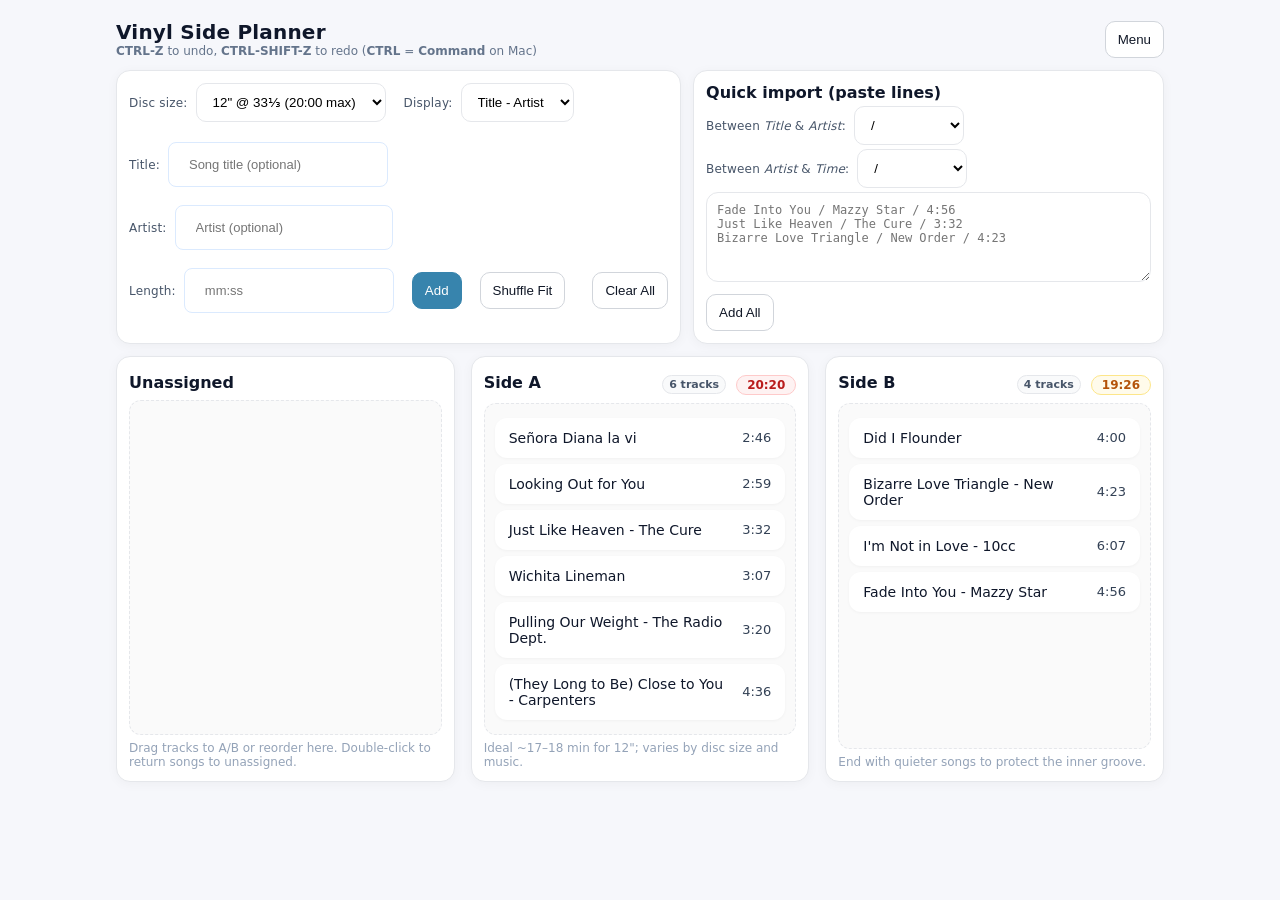
<file: index.html>
<!DOCTYPE html>
<html lang="en">
<head>
  <meta charset="utf-8" />
  <meta name="viewport" content="width=device-width, initial-scale=1" />
  <title>Vinyl Side Planner</title>
  <link rel="stylesheet" href="styles.css" />
</head>
<body>
  <header>
    <div>
      <h1>Vinyl Side Planner</h1>
      <div class="subtle"><b>CTRL-Z</b> to undo, <b>CTRL-SHIFT-Z</b> to redo (<b>CTRL</b> = <b>Command</b> on Mac)</div>
    </div>
    <div class="menu-wrap">
      <button id="menuBtn" class="btn-outline">Menu</button>
      <div id="menu" class="menu" style="position:absolute; right:0; top:42px; background:#fff; border:1px solid var(--line); border-radius:12px; box-shadow: 0 8px 18px rgba(2,6,23,.08); padding:6px; display:none; min-width: 240px; z-index:5;">
        <div id="exportBtn" class="mitem" style="padding:8px 10px; border-radius:8px; cursor:pointer;">Export JSON</div>
        <div id="importBtn" class="mitem" style="padding:8px 10px; border-radius:8px; cursor:pointer;">Import JSON <span class="subtle">(or drop file)</span></div>
        <div class="sep" style="height:1px; background:#e5e7eb; margin:6px 2px;"></div>
      </div>
    </div>
  </header>

  <section class="toolbar">
    <div class="card card-main">
      <div class="row" style="gap:18px;">
        <div class="field">
          <label>Disc size:</label>
          <select id="disc">
            <option value="12">12&quot; @ 33⅓ (20:00 max)</option>
            <option value="10">10&quot; @ 33⅓ (14:00 max)</option>
            <option value="7">7&quot; @ 45 (5:00 max)</option>
          </select>
        </div>

        <div class="field">
          <label>Display:</label>
          <select id="display">
            <option value="T_DASH" selected>Title - Artist</option>
            <option value="T_SLASH">Title / Artist</option>
            <option value="T_COMMA">Title, Artist</option>
          </select>
        </div>
      </div>

      <div class="row" style="margin-top:10px; gap:18px;">
        <div class="field">
          <label for="tname">Title:</label>
          <div class="chip-input" style="min-width:220px;">
            <input id="tname" type="text" placeholder="Song title (optional)" />
          </div>
        </div>

        <div class="field">
          <label for="artist">Artist:</label>
          <div class="chip-input" style="min-width:200px;">
            <input id="artist" type="text" placeholder="Artist (optional)" />
          </div>
        </div>

        <div class="field">
          <label for="tlen">Length:</label>
          <div class="chip-input" style="min-width:80px;">
            <input id="tlen" class="mono" type="text" placeholder="mm:ss" />
          </div>
        </div>

        <button id="addBtn" class="primary">Add</button>
        <button id="shuffleBtn" class="btn-outline">Shuffle Fit</button>
        
        <button id="clearAll" class="btn-outline" style="margin-left:auto;">Clear All</button>
      </div>
    </div>

    <div class="card">
      <div><b>Quick import (paste lines)</b></div>

      <div class="sep-block">
        <div class="row">
          <div class="sep-field">
            <label>Between&nbsp;<i>Title</i>&nbsp;&amp;&nbsp;<i>Artist</i>:</label>
            <select id="sepTA" class="select">
              <option value=" - ">-</option>
              <option value=" — ">—</option>
              <option value=" / " selected>/</option>
              <option value=", ">,</option>
              <option value=" | ">|</option>
              <option value="TAB">tab</option>
            </select>
          </div>
        </div>
      </div>

      <div class="sep-block">
        <div class="row">
          <div class="sep-field">
            <label>Between&nbsp;<i>Artist</i>&nbsp;&amp;&nbsp;<i>Time</i>:</label>
            <select id="sepAT" class="select">
              <option value=" - ">-</option>
              <option value=" — ">—</option>
              <option value=" / " selected>/</option>
              <option value=", ">,</option>
              <option value=" | ">|</option>
              <option value="TAB">tab</option>
            </select>
          </div>
        </div>
      </div>

      <textarea id="bulk" class="import-area" placeholder=""></textarea>
      <div class="row" style="margin-top:8px;">
        <button id="bulkToUnassigned" class="btn-outline">Add All</button>
      </div>
    </div>
  </section>

  <div class="wrap">
    <section class="panel">
      <h2>Unassigned</h2>
      <div id="unassigned" class="bin" data-bin="U"></div>
      <div class="hintline">Drag tracks to A/B or reorder here. Double-click to return songs to unassigned.</div>
    </section>

    <section class="panel">
      <h2>Side A
        <span class="totals">
          <span id="aCount" class="pill">0 tracks</span>
          <span id="aTime" class="total">00:00</span>
        </span>
      </h2>
      <div id="sideA" class="bin" data-bin="A"></div>
      <div class="hintline">Ideal ~17–18 min for 12&quot;; varies by disc size and music.</div>
    </section>

    <section class="panel">
      <h2>Side B
        <span class="totals">
          <span id="bCount" class="pill">0 tracks</span>
          <span id="bTime" class="total">00:00</span>
        </span>
      </h2>
      <div id="sideB" class="bin" data-bin="B"></div>
      <div class="hintline">End with quieter songs to protect the inner groove.</div>
    </section>
  </div>

  <div id="modalBackdrop" class="modal-backdrop">
    <div class="modal">
      <h3>Clear all tracks?</h3>
      <p>This removes every track and resets Side A/B and Unassigned.</p>
      <div class="row">
        <button id="mCancel" class="btn ghost">Cancel</button>
        <button id="mConfirm" class="btn primary" style="background:#b91c1c;border-color:#b91c1c">Clear All</button>
      </div>
    </div>
  </div>

  <div id="dz" class="dz" style="position:fixed; inset:0; display:none; align-items:center; justify-content:center; background:rgba(55,132,173,.08); border:3px dashed var(--p5); z-index:60">
    <div class="dz-card" style="background:#fff; border:1px solid #d1d5db; border-radius:14px; padding:18px 20px; box-shadow:0 10px 24px rgba(2,6,23,.18); font-size:14px; color:#0f172a">
      Drop <b>.json</b> to import layout
    </div>
  </div>

  <div class="toastbox" id="toastbox"></div>

  <script src="app.js"></script>
</body>
</html>
</file>
<file: styles.css>
:root {
  --p5: #3784ad;          /* drag outline ring */
  --blueLight: #6cc6ff;   /* Side A drop indicator (lighter blue) */
  --blueDark: #2b5f88;    /* Side B drop indicator (dark blue) */
  --blueFlash: #93c5fd;   /* tint on doubleclick */

  --max: 1080px;
  --bg: #f6f7fb;
  --card: #fff;
  --ink: #0f172a;
  --muted: #64748b;
  --ring: var(--p5);
  --ringA: var(--blueLight);
  --ringB: var(--blueDark);
  --ringU: #a3aab8;
  --ok: #87d1a3;
  --warn: #b45309;
  --bad: #b91c1c;
  --line: #e5e7eb;
}

* {
  box-sizing: border-box;
}

html, body {
  margin: 0;
  padding: 0;
  background: var(--bg);
  color: var(--ink);
  font-family: ui-sans-serif, system-ui, -apple-system, Segoe UI, Roboto, Helvetica, Arial;
}

header {
  max-width: var(--max);
  margin: 20px auto 8px;
  padding: 0 16px;
  display: flex;
  align-items: center;
  justify-content: space-between;
  gap: 12px;
}

h1 {
  font-size: 20px;
  margin: 0;
  letter-spacing: .2px;
}

.subtle {
  color: var(--muted);
  font-size: 12px;
}

.toolbar {
  max-width: var(--max);
  margin: 12px auto;
  padding: 0 16px;
  display: grid;
  grid-template-columns: 1.2fr 1fr;
  gap: 12px;
}

.card-main {
  display: flex;
  flex-direction: column;
  justify-content: flex-start;
  gap: 10px;
}

.card {
  background: var(--card);
  border-radius: 14px;
  box-shadow: 0 2px 12px rgba(2, 6, 23, .04);
  padding: 12px;
  border: 1px solid var(--line);
}

.row {
  display: flex;
  flex-wrap: wrap;
  gap: 14px;
  align-items: center;
}

.field {
  display: flex;
  align-items: center;
  gap: 8px;
  flex: 0 0 auto;
  white-space: nowrap;
}

.field .chip-input,
.field select {
  flex: 0 0 auto;
}

label {
  font-size: 12px;
  color: #475569;
  letter-spacing: .2px;
  display: inline-flex;
  align-items: center;
}

select,
button,
input[type=text] {
  border-radius: 10px;
  padding: 10px 12px;
  border: 1px solid var(--line);
  background: #fff;
}

.select {
  min-width: 110px;
}

input[type=text] {
  min-width: 200px;
}

input.mono {
  font-variant-numeric: tabular-nums;
  min-width: 120px;
}

select:focus,
input:focus,
button:focus {
  outline: 2px solid var(--ring);
  outline-offset: 1px;
}

button {
  cursor: pointer;
  transition: background .12s ease, border-color .12s ease, transform .06s ease, box-shadow .12s ease;
}

button:active {
  transform: translateY(1px);
}

.primary {
  background: var(--p5);
  color: #fff;
  border-color: var(--p5);
}

.primary:hover {
  filter: brightness(.97);
}

.btn-outline {
  background: #fff;
  border-color: #d1d5db;
  color: #111827;
}

.btn-outline:hover {
  background: #f9fafb;
}

.tiny {
  font-size: 12px;
  color: var(--muted);
}

.wrap {
  max-width: var(--max);
  margin: 8px auto 24px;
  padding: 0 16px;
  display: grid;
  gap: 16px;
  grid-template-columns: 1fr 1fr 1fr;
}

.panel {
  background: var(--card);
  border-radius: 14px;
  box-shadow: 0 2px 12px rgba(2, 6, 23, .04);
  padding: 12px;
  display: flex;
  flex-direction: column;
  min-height: 420px;
  border: 1px solid var(--line);
}

.panel h2 {
  font-size: 16px;
  margin: 4px 0 8px;
  display: flex;
  align-items: baseline;
  gap: 8px;
}

.totals {
  margin-left: auto;
  font-size: 12px;
  display: flex;
  gap: 10px;
  align-items: center;
}

.total {
  padding: 2px 10px;
  border-radius: 999px;
  background: #ecfdf5;
  color: var(--ok);
  border: 1px solid #dcfce7;
}

.total.warn {
  background: #fffbeb;
  color: var(--warn);
  border-color: #fde68a;
}

.total.bad {
  background: #fef2f2;
  color: var(--bad);
  border-color: #fecaca;
}

.bin {
  flex: 1;
  border: 1px dashed var(--line);
  border-radius: 12px;
  padding: 8px;
  min-height: 320px;
  overflow: auto;
  position: relative;
  background: #fafafa;
}

.item {
  position: relative;
  user-select: none;
  display: flex;
  justify-content: space-between;
  align-items: center;
  gap: 12px;
  background: #fff;
  border: 2px solid transparent;
  border-radius: 12px;
  padding: 10px 12px;
  margin: 6px 2px;
  cursor: grab;
  box-shadow: 0 1px 3px rgba(2, 6, 23, .04);
  transition: border-color .16s ease, box-shadow .16s ease, background-color .14s ease;
}

.item:active {
  cursor: grabbing;
}

.item.selected {
  border-color: #dbeafe;
  background: #f8fbff;
}

.item.dragging {
  border-color: var(--ring);
  box-shadow: 0 0 0 3px color-mix(in oklab, var(--ring) 30%, transparent);
}

.item.dragging .xbtn,
.item.dragging .editbtn {
  display: none !important;
}

.title {
  font-size: 14px;
  font-weight: 500;
}

.unknown {
  color: var(--muted);
  font-style: italic;
}

.len {
  font-variant-numeric: tabular-nums;
  color: #334155;
  font-size: 13px;
}

.pill {
  border: 1px solid #e5e7eb;
  background: #f9fafb;
  font-size: 11px;
  padding: 2px 6px;
  border-radius: 999px;
  color: #475569;
}

.hintline {
  font-size: 12px;
  color: #94a3b8;
  margin-top: 6px;
}

.import-area {
  width: 100%;
  min-height: 90px;
  padding: 10px;
  border: 1px solid var(--line);
  border-radius: 12px;
  font-family: ui-monospace, SFMono-Regular, Menlo, Consolas, monospace;
  font-size: 12px;
  background: #fff;
}

.xbtn,
.editbtn {
  position: absolute;
  top: 6px;
  width: 24px;
  height: 24px;
  border-radius: 8px;
  border: 1px solid #e5e7eb;
  background: #fff;
  display: none;
  align-items: center;
  justify-content: center;
  cursor: pointer;
  box-shadow: 0 1px 2px rgba(2, 6, 23, .04);
  z-index: 2;
  pointer-events: auto;
  user-select: none;
}

.xbtn {
  right: 6px;
}

.editbtn {
  right: 36px;
}

.xbtn::after {
  content: "✕";
  font-size: 13px;
  line-height: 1;
  color: #64748b;
}

.editbtn::after {
  content: "✎";
  font-size: 13px;
  line-height: 1;
  color: #64748b;
}

.item:hover .xbtn,
.item:hover .editbtn {
  display: flex;
}

/* v3.26 compact edit mode */
.item.editing {
  background: #fff;
  border-color: #bfdcff;
  cursor: default;
  box-shadow: 0 1px 6px rgba(2, 6, 23, .06);
  padding: 8px 10px;
}

.editcard {
  width: 100%;
  display: grid;
  grid-template-columns: 1fr 0.9fr 0.45fr auto;
  gap: 6px;
  align-items: center;
  animation: fade .08s ease;
}

@keyframes fade {
  from {
    opacity: .9;
    transform: translateY(-1px);
  }
  to {
    opacity: 1;
    transform: translateY(0);
  }
}

.chip-input {
  display: flex;
  align-items: center;
  background: #fff;
  border: 1px solid #dbeafe;
  border-radius: 8px;
  padding: 4px 8px;
  gap: 6px;
}

.chip-input input {
  border: none;
  background: transparent;
  outline: none;
  font-size: 13px;
  width: 100%;
}

.chip-label {
  font-size: 11px;
  color: #5b6b86;
  padding: 1px 6px;
  border-radius: 999px;
  background: #f3f7ff;
  border: 1px solid #dbeafe;
}

.mono {
  font-variant-numeric: tabular-nums;
}

.actions {
  display: flex;
  gap: 6px;
  justify-content: flex-end;
}

.btn {
  border-radius: 8px;
  padding: 6px 10px;
  border: 1px solid #d1d5db;
  background: #fff;
  cursor: pointer;
  font-weight: 400;
  font-size: 12px;
}

.btn.primary {
  background: #3a86b7;
  border-color: #3a86b7;
  color: #fff;
  font-weight: 500;
}

.btn.ghost {
  border-color: #e5e7eb;
  color: #111827;
}

.btn.primary:hover {
  filter: brightness(.97);
}

.btn.ghost:hover {
  background: #f3f4f6;
}

.menu-wrap {
  position: relative;
  margin-left: auto;
}

.drop-indicator {
  height: 4px;
  border-radius: 999px;
  margin: 2px 0;
}

.drop-A {
  background: var(--ringA);
}

.drop-B {
  background: var(--ringB);
}

.drop-U {
  background: var(--ringU);
}

/* Visual flash + movement transitions */
.flash-blue {
  animation: flashblue .38s ease-out;
}

@keyframes flashblue {
  from {
    background: var(--blueFlash);
  }
  to {
    background: #fff;
  }
}

/* Currently used for the dblclick move into Unassigned */
.fade-in {
  animation: fadein .38s ease-out;
}

@keyframes fadein {
  from {
    opacity: 0;
    transform: scale(1);
  }
  to {
    opacity: 1;
    transform: scale(1);
  }
}

/* Kept in case we want to use it later */
.fade-out {
  animation: fadeout .20s ease-out forwards;
}

@keyframes fadeout {
  from {
    opacity: 1;
    transform: scale(1);
  }
  to {
    opacity: 0;
    transform: scale(.97);
  }
}

/* Modal */
.modal-backdrop {
  position: fixed;
  inset: 0;
  background: rgba(15, 23, 42, .4);
  backdrop-filter: saturate(120%) blur(2px);
  display: none;
  align-items: center;
  justify-content: center;
  z-index: 50;
}

.modal {
  background: #fff;
  border: 1px solid #e5e7eb;
  border-radius: 14px;
  box-shadow: 0 12px 28px rgba(2, 6, 23, .2);
  padding: 16px;
  max-width: 380px;
  width: 92%;
}

.modal h3 {
  margin: 0 0 8px;
  font-size: 16px;
}

.modal p {
  margin: 0 0 14px;
  color: #475569;
  font-size: 13px;
}

.modal .row {
  justify-content: flex-end;
}

.sep-block {
  display: block;
  width: 100%;
  margin: 4px 0;
}

.sep-block .row {
  display: flex;
  gap: 14px;
  align-items: center;
}

.sep-field {
  display: flex;
  align-items: center;
  gap: 8px;
  white-space: nowrap;
}
</file>
